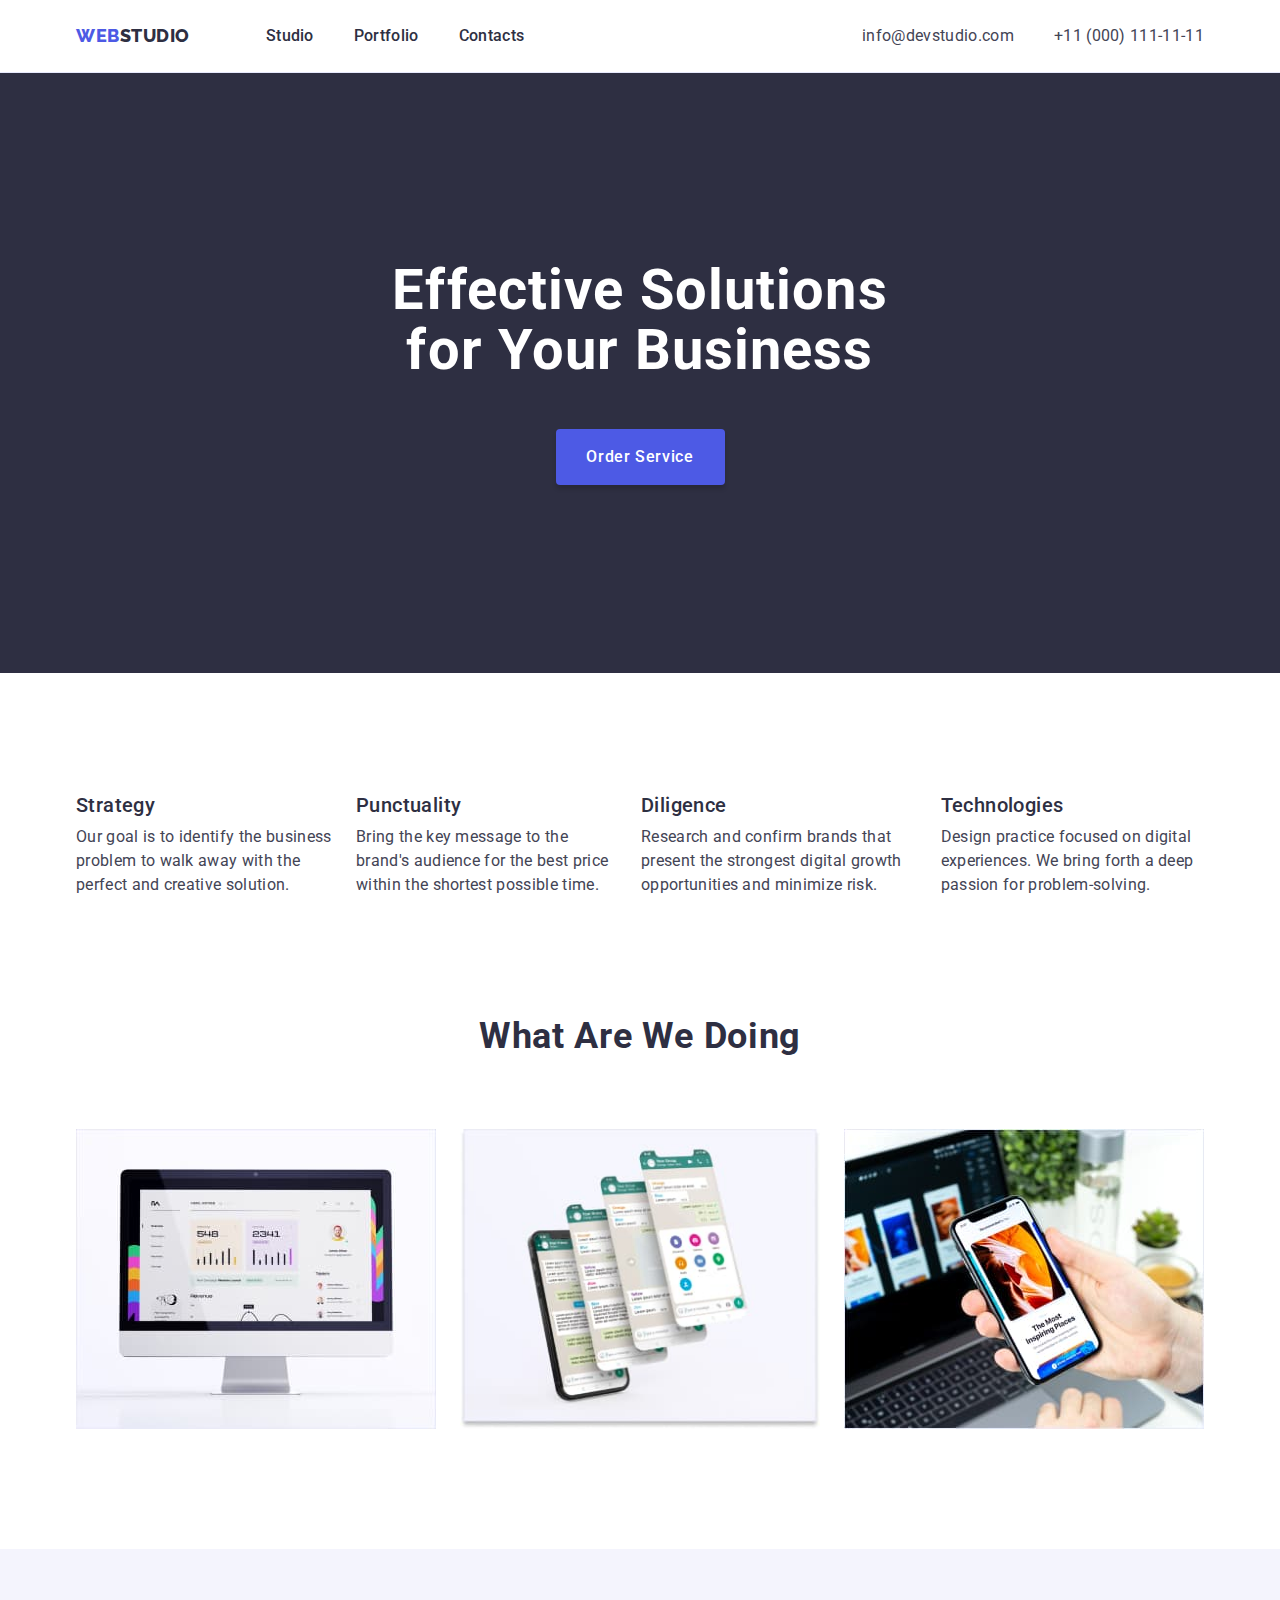
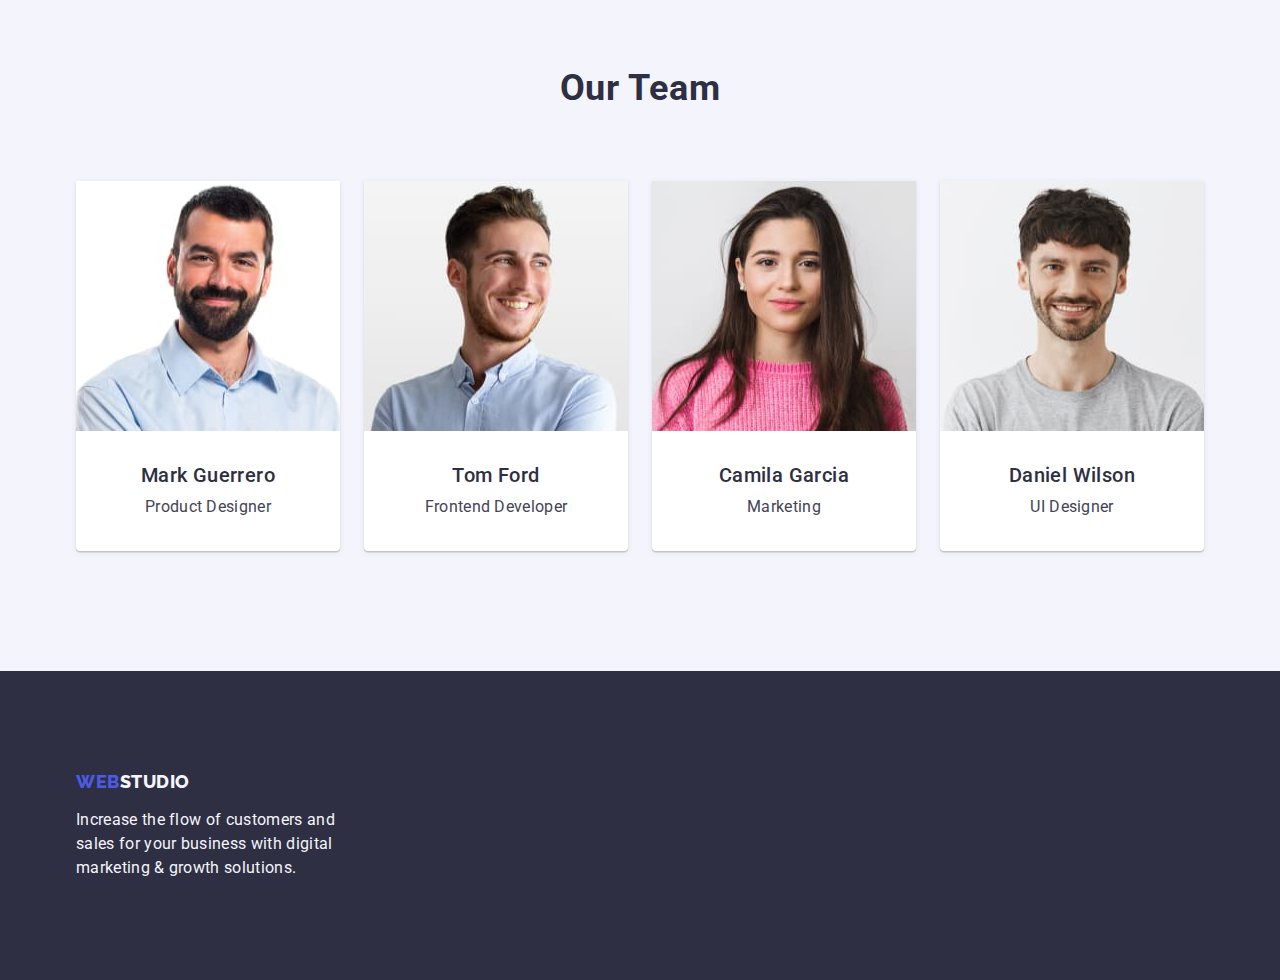
<file: index.html>
<!DOCTYPE html>
<html lang="en">
  <head>
    <meta charset="UTF-8" />
    <meta http-equiv="X-UA-Compatible" content="IE=edge" />
    <meta name="viewport" content="width=device-width, initial-scale=1.0" />
    <title>webstudio</title>
    <link
      rel="stylesheet"
      href="https://cdnjs.cloudflare.com/ajax/libs/modern-normalize/1.1.0/modern-normalize.min.css"
    />
    <link rel="stylesheet" href="./css/styles.css" />
    <link rel="preconnect" href="https://fonts.googleapis.com" />
    <link rel="preconnect" href="https://fonts.gstatic.com" crossorigin />
    <link
      href="https://fonts.googleapis.com/css2?family=Raleway:wght@800&family=Roboto:wght@400;500;700&display=swap"
      rel="stylesheet"
    />
  </head>
  <body>
    <header class="header-pages">
      <div class="navigation container">
        <nav class="page-navigation">
          <a class="logo link" href="./index.html"
            >Web<span class="accent-header">Studio</span></a
          >
          <ul class="menu list">
            <li class="menu-item">
              <a class="menu-item-link link" href="./index.html">Studio</a>
            </li>
            <li class="menu-item">
              <a class="menu-item-link link" href="./portfolio.html"
                >Portfolio</a
              >
            </li>
            <li class="menu-item">
              <a class="menu-item-link link" href="">Contacts</a>
            </li>
          </ul>
        </nav>

        <address class="contacts">
          <ul class="contacts-nav list">
            <li class="contacts-nav-item">
              <a
                class="contacts-item-link link"
                href="mailto:info@devstudio.com"
                >info@devstudio.com</a
              >
            </li>
            <li class="contacts-nav-item">
              <a class="contacts-item-link link" href="tel:+110001111111"
                >+11 (000) 111-11-11</a
              >
            </li>
          </ul>
        </address>
      </div>
    </header>
    <main>
      <!-- hero -->
      <section class="hero">
        <div class="container">
          <h1 class="hero-title">Effective Solutions for Your Business</h1>
          <button class="hero-btn" type="button">Order Service</button>
        </div>
      </section>
      <!-- section1 -->
      <section class="principies">
        <div class="container">
          <h2 class="principies-title" hidden>Ours Principies</h2>
          <ul class="principies-list list">
            <li class="principies-item">
              <h3 class="principies-item-title">Strategy</h3>
              <p class="principies-item-text">
                Our goal is to identify the business problem to walk away with
                the perfect and creative solution.
              </p>
            </li>
            <li class="principies-item">
              <h3 class="principies-item-title">Punctuality</h3>
              <p class="principies-item-text">
                Bring the key message to the brand's audience for the best price
                within the shortest possible time.
              </p>
            </li>
            <li class="principies-item">
              <h3 class="principies-item-title">Diligence</h3>
              <p class="principies-item-text">
                Research and confirm brands that present the strongest digital
                growth opportunities and minimize risk.
              </p>
            </li>
            <li class="principies-item">
              <h3 class="principies-item-title">Technologies</h3>
              <p class="principies-item-text">
                Design practice focused on digital experiences. We bring forth a
                deep passion for problem-solving.
              </p>
            </li>
          </ul>
        </div>
      </section>
      <!-- What are we doing -->
      <section class="wedoing">
        <div class="container">
          <h2 class="wedoing-title">What are we doing</h2>
          <ul class="wedoing-list list">
            <li class="wedoing-list-item">
              <img
                class="wedoing-scr"
                src="./images/img1.jpg"
                alt="sample application on monitor"
                width="360"
                height="300"
              />
            </li>
            <li class="wedoing-list-item">
              <img
                class="wedoing-scr"
                src="./images/img2.jpg"
                alt="sample application on tablet"
                width="360"
                height="300"
              />
            </li>
            <li class="wedoing-list-item">
              <img
                class="wedoing-scr"
                src="./images/img3.jpg"
                alt="sample application on phone"
                width="360"
                height="300"
              />
            </li>
          </ul>
        </div>
      </section>
      <!-- section-our-team -->
      <section class="team">
        <div class="container">
          <h2 class="team-title">Our Team</h2>
          <ul class="team-list list">
            <li class="team-list-item">
              <img
                class="workers-foto"
                src="./images/teamcard1.jpg"
                alt="photo-mark-guerrero-product-designer"
                width="264"
                height="250"
              />
              <div class="workers-container">
                <h3 class="team-list-item-title">Mark Guerrero</h3>
                <p class="team-list-item-text">Product Designer</p>
              </div>
            </li>
            <li class="team-list-item">
              <img
                class="workers-foto"
                src="./images/teamcard2.jpg"
                alt="photo-tom-ford-frontend-developer"
                width="264"
                height="250"
              />
              <div class="workers-container">
                <h3 class="team-list-item-title">Tom Ford</h3>
                <p class="team-list-item-text">Frontend Developer</p>
              </div>
            </li>
            <li class="team-list-item">
              <img
                class="workers-foto"
                src="./images/teamcard3.jpg"
                alt="photo-camila-garcia-marketing"
                width="264"
                height="250"
              />
              <div class="workers-container">
                <h3 class="team-list-item-title">Camila Garcia</h3>
                <p class="team-list-item-text">Marketing</p>
              </div>
            </li>
            <li class="team-list-item">
              <img
                class="workers-foto"
                src="./images/teamcard4.jpg"
                alt="photo-daniel-wilson-ui-designer"
                width="264"
                height="250"
              />
              <div class="workers-container">
                <h3 class="team-list-item-title">Daniel Wilson</h3>
                <p class="team-list-item-text">UI Designer</p>
              </div>
            </li>
          </ul>
        </div>
      </section>
    </main>
    <footer class="footer-pages">
      <div class="container">
        <a class="logo logo-footer link" href="./index.html"
          >Web<span class="accent-footer">Studio</span></a
        >
        <p class="footer-pages-text">
          Increase the flow of customers and sales for your business with
          digital marketing & growth solutions.
        </p>
      </div>
    </footer>
  </body>
</html>
</file>
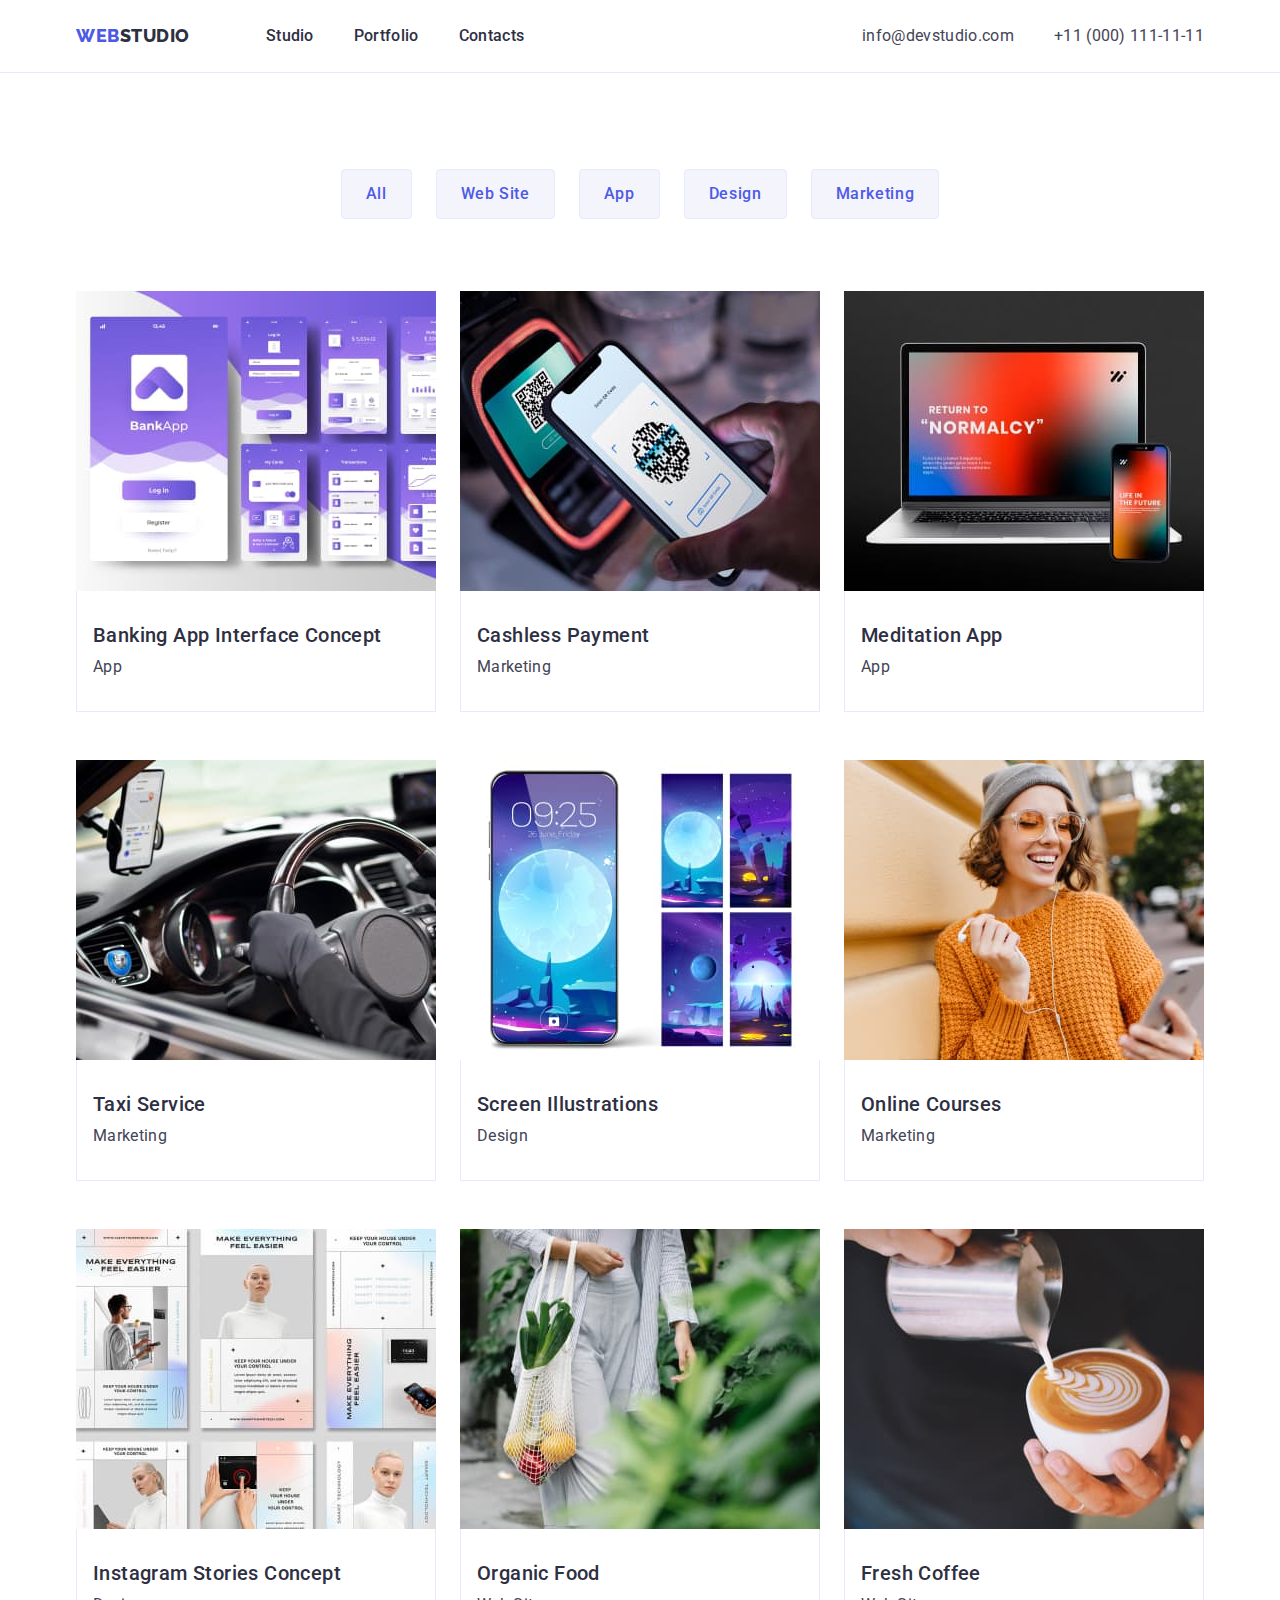
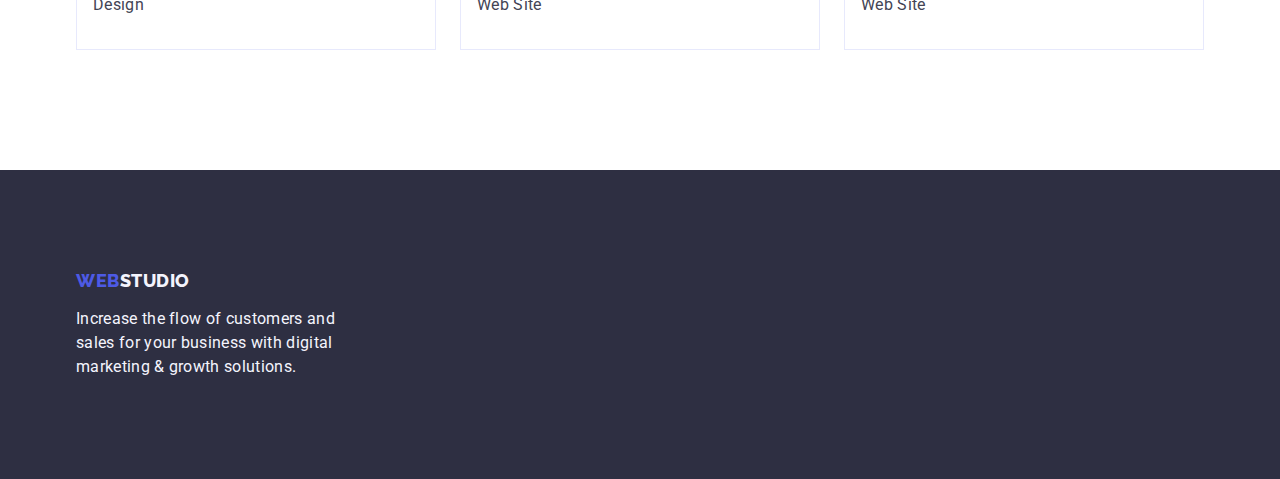
<file: portfolio.html>
<!DOCTYPE html>
<html lang="en">
  <head>
    <meta charset="UTF-8" />
    <meta http-equiv="X-UA-Compatible" content="IE=edge" />
    <meta name="viewport" content="width=device-width, initial-scale=1.0" />
    <title>webstudio</title>
    <link
      rel="stylesheet"
      href="https://cdnjs.cloudflare.com/ajax/libs/modern-normalize/1.1.0/modern-normalize.min.css"
    />
    <link rel="stylesheet" href="./css/styles.css" />
    <link rel="preconnect" href="https://fonts.googleapis.com" />
    <link rel="preconnect" href="https://fonts.gstatic.com" crossorigin />
    <link
      href="https://fonts.googleapis.com/css2?family=Raleway:wght@800&family=Roboto:wght@400;500;700&display=swap"
      rel="stylesheet"
    />
  </head>
  <body>
    <header class="header-pages">
      <div class="navigation container">
        <nav class="page-navigation">
          <a class="logo link" href="./index.html"
            >Web<span class="accent-header">Studio</span></a
          >
          <ul class="menu list">
            <li class="menu-item">
              <a class="menu-item-link link" href="./index.html">Studio</a>
            </li>
            <li class="menu-item">
              <a class="menu-item-link link" href="./portfolio.html"
                >Portfolio</a
              >
            </li>
            <li class="menu-item">
              <a class="menu-item-link link" href="">Contacts</a>
            </li>
          </ul>
        </nav>

        <address class="contacts">
          <ul class="contacts-nav list">
            <li class="contacts-nav-item">
              <a
                class="contacts-item-link link"
                href="mailto:info@devstudio.com"
                >info@devstudio.com</a
              >
            </li>
            <li class="contacts-nav-item">
              <a class="contacts-item-link link" href="tel:+110001111111"
                >+11 (000) 111-11-11</a
              >
            </li>
          </ul>
        </address>
      </div>
    </header>
    <!-- <header class="header-pages">
      <nav class="page-navigation">
        <a class="logo link" href="./index.html"
          >Web<span class="accent-header">Studio</span></a
        >
        <ul class="menu list">
          <li class="menu-item">
            <a class="menu-item-link link" href="./index.html">Studio</a>
          </li>
          <li class="menu-item">
            <a class="menu-item-link link" href="./portfolio.html">Portfolio</a>
          </li>
          <li class="menu-item">
            <a class="menu-item-link link" href="">Contacts</a>
          </li>
        </ul>
      </nav>

      <address class="contacts">
        <ul class="contacts-nav list">
          <li class="contacts-nav-item">
            <a class="contacts-item-link link" href="mailto:info@devstudio.com"
              >info@devstudio.com</a
            >
          </li>
          <li class="contacts-nav-item">
            <a class="contacts-item-link link" href="tel:+110001111111"
              >+11 (000) 111-11-11</a
            >
          </li>
        </ul>
      </address>
    </header> -->
    <main>
      <!-- filters -->
      <section class="applicationarea">
        <div class="container">
          <h1 hidden>filters</h1>
          <ul class="applicationarea-list list">
            <li class="applicationarea-item">
              <button class="applicationarea-btn" type="button">All</button>
            </li>
            <li class="applicationarea-item">
              <button class="applicationarea-btn" type="button">
                Web Site
              </button>
            </li>
            <li class="applicationarea-item">
              <button class="applicationarea-btn" type="button">App</button>
            </li>
            <li class="applicationarea-item">
              <button class="applicationarea-btn" type="button">Design</button>
            </li>
            <li class="applicationarea-item">
              <button class="applicationarea-btn" type="button">
                Marketing
              </button>
            </li>
          </ul>

          <!-- ours projects -->

          <ul class="project list">
            <li class="project-item-list">
              <a class="project-item-link link" href=""
                ><img
                  src="./images/row1project-card1.jpg"
                  alt="view Banking App Interface"
                  width="360"
                  height="300"
                />
                <div class="project-container">
                  <h2 class="project-item-list-title">
                    Banking App Interface Concept
                  </h2>
                  <p class="project-item-list-text">App</p>
                </div>
              </a>
            </li>
            <li class="project-item-list">
              <a class="project-item-link link" href="">
                <img
                  src="./images/row1project-card2.jpg"
                  alt="view moment Cashless Payment"
                  width="360"
                  height="300"
                />
                <div class="project-container">
                  <h2 class="project-item-list-title">Cashless Payment</h2>
                  <p class="project-item-list-text">Marketing</p>
                </div>
              </a>
            </li>
            <li class="project-item-list">
              <a class="project-item-link link" href="">
                <img
                  src="./images/row1project-card3.jpg"
                  alt="vievs application to laptop and mobilphone"
                  width="360"
                  height="300"
                />
                <div class="project-container">
                  <h2 class="project-item-list-title">Meditation App</h2>
                  <p class="project-item-list-text">App</p>
                </div>
              </a>
            </li>
            <li class="project-item-list">
              <a class="project-item-link link" href=""
                ><img
                  src="./images/row2project-card1.jpg"
                  alt="View use apps in the car"
                  width="360"
                  height="300"
                />
                <div class="project-container">
                  <h2 class="project-item-list-title">Taxi Service</h2>
                  <p class="project-item-list-text">Marketing</p>
                </div>
              </a>
            </li>
            <li class="project-item-list">
              <a class="project-item-link link" href=""
                ><img
                  src="./images/row2project-card2.jpg"
                  alt="View applicationof of themes on mobile"
                  width="360"
                  height="300"
                />
                <div class="project-container">
                  <h2 class="project-item-list-title">Screen Illustrations</h2>
                  <p class="project-item-list-text">Design</p>
                </div>
              </a>
            </li>
            <li class="project-item-list">
              <a class="project-item-link link" href=""
                ><img
                  src="./images/row2project-card3.jpg"
                  alt="student taking online courses"
                  width="360"
                  height="300"
                />
                <div class="project-container">
                  <h2 class="project-item-list-title">Online Courses</h2>
                  <p class="project-item-list-text">Marketing</p>
                </div>
              </a>
            </li>
            <li class="project-item-list">
              <a class="project-item-link link" href=""
                ><img
                  src="./images/row3project-card1.jpg"
                  alt="View Instagram Stories Concept"
                  width="360"
                  height="300"
                />
                <div class="project-container">
                  <h2 class="project-item-list-title">
                    Instagram Stories Concept
                  </h2>
                  <p class="project-item-list-text">Design</p>
                </div>
              </a>
            </li>
            <li class="project-item-list">
              <a class="project-item-link link" href=""
                ><img
                  src="./images/row3project-card2.jpg"
                  alt="woman with a bag of natural food"
                  width="360"
                  height="300"
                />
                <div class="project-container">
                  <h2 class="project-item-list-title">Organic Food</h2>
                  <p class="project-item-list-text">Web Site</p>
                </div>
              </a>
            </li>
            <li class="project-item-list">
              <a class="project-item-link link" href="">
                <img
                  src="./images/row3project-card3.jpg"
                  alt="appetizing aromatic coffee"
                  width="360"
                  height="300"
                />
                <div class="project-container">
                  <h2 class="project-item-list-title">Fresh Coffee</h2>
                  <p class="project-item-list-text">Web Site</p>
                </div>
              </a>
            </li>
          </ul>
        </div>
      </section>
    </main>
    <footer class="footer-pages">
      <div class="container">
        <a class="logo logo-footer link" href="./index.html"
          >Web<span class="accent-footer">Studio</span></a
        >
        <p class="footer-pages-text">
          Increase the flow of customers and sales for your business with
          digital marketing & growth solutions.
        </p>
      </div>
    </footer>
  </body>
</html>
</file>
<file: css/styles.css>
:root {
  --background-color: #ffffff;
  --menu-color: #2e2f42;
  --adres-color: #434455;
  --hero-background-color: #2e2f42;
  --title-color: #2e2f42;
  --text-color: #434455;
  --btn-portfolio-color: #4d5ae5;
  --btn-portfolio-border-color: #e7e9fc;
  --btn-portfolio-background-color: #f4f4fd;
  --portfolio-items-title-color: #2e2f42;
  --portfolio-items-text-color: #434455;
}

/* ======= Скидання стилів, які ідуть за замовчуванням від браузера ======= */

.list {
  list-style: none;
}

.link {
  text-decoration: none;
}

button {
  cursor: pointer;
}

h1,
h2,
h3,
h4,
p {
  margin-top: 0;
  margin-left: 0;
  margin-right: 0;
  margin-bottom: 0;
}

ul,
ol {
  margin-top: 0;
  margin-bottom: 0;
  padding-left: 0;
}

img {
  display: block;
}

.accent-header {
  color: #2e2f42;
}

.accent-footer {
  color: #f4f4fd;
}

body {
  font-family: "Roboto", sans-serif;
  color: #434455;
  background-color: var(--background-color);
}

/* ======= ======= ======= стилі хедера ======= ======= ======= */

/* ------ ----- ----  ставим єлементи хедера в рядок 
та вирівнюєм їх по горизонтальній вісі  ------ ----- ---- */
.navigation {
  display: flex;
  align-items: center;
}
.page-navigation {
  display: flex;
  align-items: center;
}
.menu {
  display: flex;
}
.contacts-nav {
  display: flex;
}

/* -------  робимо відступи в списку меню  ------- */

.menu .menu-item {
  margin-right: 40px;
}

.menu .menu-item:last-child {
  margin-right: 0px;
}

/* ------- робимо відступи в списку контактів  ------ */

.contacts-nav .contacts-nav-item:not(:last-child) {
  margin-right: 40px;
}

/* --------  притискаємо контакти до правої сторони -------- */

.contacts {
  margin-left: auto;
}

/* --------  задаємо ширину секціям контенту -------- */

.container {
  width: 1158px;
  /*display: flex; */
  margin-left: auto;
  margin-right: auto;
  padding-left: 15px;
  padding-right: 15px;
}

/* --------  задаємо рамку хедеру та її колір -------- */

.header-pages {
  border-bottom: 1px solid #e7e9fc;
}
/* --------  логотип -------- */
.logo {
  /* --------  робимо відступ між логотипом та навігацією -------- */
  margin-right: 76px;
  /* --------  розширюємо область логотипа -------- */
  padding-top: 24px;
  padding-bottom: 24px;
  /* --------  стилі логотипа -------- */
  font-family: "Raleway", sans-serif;
  font-weight: 800;
  font-size: 18px;
  line-height: 1.17;
  letter-spacing: 0.03em;
  text-transform: uppercase;
  color: #4d5ae5;
}

/* --------  стилі списків меню та контактів -------- */

.menu-item .menu-item-link {
  display: block;
  /* --------  розширюємо область пунктів меню -------- */
  padding-top: 24px;
  padding-bottom: 24px;
  /* --------  стилі пунктів меню -------- */
  font-weight: 500;
  font-size: 16px;
  line-height: 1.5;
  letter-spacing: 0.02em;
  color: var(--menu-color);
}
/* .menu-item-link {
  font-weight: 500;
  font-size: 16px;
  line-height: 1.5;
  letter-spacing: 0.02em;
  color: var(--menu-color);
} */
.menu .link:hover,
.menu .link:focus {
  color: #404bbf;
}
.contacts-item-link,
.contacts {
  /* --------  розширюємо область контактів -------- */
  padding-top: 24px;
  padding-bottom: 24px;
  /* --------  стилі пунктів контактів -------- */
  font-style: normal;
  font-weight: 400;
  font-size: 16px;
  line-height: 1.5;
  letter-spacing: 0.02em;
  color: var(--adres-color);
}
.contacts-item-link:hover,
.contacts-item-link:focus {
  color: #404bbf;
}

/* ====== ==== === стилі hero === ==== ===== */

.hero {
  /* -------- колір фона секції хіро------- */
  background-color: var(--hero-background-color);
  /* ------робимо відступи з гори та низу для секції хіро----- */
  padding-top: 188px;
  padding-bottom: 188px;
}

/* ------стилі заголовку хіро----- */

.hero-title {
  max-width: 496px;
  margin-left: auto;
  margin-right: auto;
  font-family: "Roboto", sans-serif;
  font-weight: 700;
  font-size: 56px;
  line-height: 1.07;
  text-align: center;
  letter-spacing: 0.02em;
  color: #ffffff;
}
/* ------ стилі кнопки хіро ----- */
.hero-btn {
  display: block;
  min-width: 169px;
  height: 56px;
  margin-top: 48px;
  border: none;
  margin-left: auto;
  margin-right: auto;
  background: #4d5ae5;
  box-shadow: 0px 4px 4px rgba(0, 0, 0, 0.15);
  border-radius: 4px;
  font-family: "Roboto", sans-serif;

  font-style: normal;
  font-weight: 500;
  font-size: 16px;
  line-height: 1.5;
  letter-spacing: 0.04em;
  color: #ffffff;
}
.hero-btn:hover,
.hero-btn:focus {
  background-color: #404bbf;
}

/* ====== ==== секція наші принципи ==== ====== */

/* ---- задаємо відступи з гори та низу секції --- */
.principies {
  padding-top: 120px;
  padding-bottom: 120px;
}

/* ------ виставляємо принципи в рядок -----*/
.principies-list {
  display: flex;
  /* ------ Робимо відступи між принципами -----*/
  gap: 24px;
}

/* -----  задаємо ширину блоків принципiв -----  */
.principies-item {
  width: calc((100%-3 * 24px) / 4);
}

/* ------ Задаемо стилі заголовкцв принципів ----- */
.principies-item-title {
  margin-bottom: 8px;
  font-family: "Roboto", sans-serif;
  font-style: normal;
  font-weight: 500;
  font-size: 20px;
  line-height: 1.2;
  letter-spacing: 0.02em;
  color: var(--title-color);
}
/* ------ Задаємо стилі тексту принципів ------ */
.principies-item-text {
  font-family: "Roboto", sans-serif;
  font-style: normal;
  font-weight: 400;
  font-size: 16px;
  line-height: 1.5;
  letter-spacing: 0.02em;
  color: var(--text-color);
}

/* ====== ==== === Секція ми робимо === ==== ====== */
/* ---- задаємо відступ з низу секції --- */
.wedoing {
  padding-bottom: 120px;
}
/* ------ Задаемо стилі заголовку секції ----- */
.wedoing-title {
  margin-bottom: 72px;
  font-family: "Roboto", sans-serif;
  font-style: normal;
  font-weight: 700;
  font-size: 36px;
  line-height: 1.11;
  text-align: center;
  letter-spacing: 0.02em;
  text-transform: capitalize;
  color: var(--title-color);
}
/*  ----- Робимо список флекс елементом
 та виставляємо його в рядок та робимо відступи між картинками   */
.wedoing-list {
  display: flex;
  gap: 24px;
}
/* Задаємо ширину малюнка */
.wedoing-list-item {
  flex-basis: calc((100% - 24 * 2px) / 3);
}

/* ====== ==== === Секція наша команда === ==== ====== */
/* --- ---- задаємо відступи з гори та низу внутрі секції
 та колір заднього фону --- */

.team {
  background-color: #f4f4fd;
  padding-top: 120px;
  padding-bottom: 120px;
}
/* ------ Задаемо стилі заголовку секції ----- */
.team-title {
  margin-bottom: 72px;
  font-family: "Roboto", sans-serif;
  font-style: normal;
  font-weight: 700;
  font-size: 36px;
  line-height: 1.11;
  text-align: center;
  letter-spacing: 0.02em;
  text-transform: capitalize;
  color: var(--title-color);
}

/*  ----- Робимо список флекс елементом
 та виставляємо його в рядок та робимо відступи між карточками співробітників  --- */
.team-list {
  display: flex;
  gap: 24px;
}

/*   -----  Задаємо ширину тіні та радіуси карточкам співробітників ----- */
.team-list-item {
  background-color: #ffffff;
  flex-basis: calc((100% - 3 * 24px) / 4);
  box-shadow: 0px 1px 6px rgba(46, 47, 66, 0.08),
    0px 1px 1px rgba(46, 47, 66, 0.16), 0px 2px 1px rgba(46, 47, 66, 0.08);
  border-radius: 0px 0px 4px 4px;
}
/* задаємо контейнеру співробітника відступи від його фото */
.workers-container {
  padding-top: 32px;
  padding-right: 16px;
  padding-bottom: 32px;
  padding-left: 16px;
}
/* Задаємо стилі ПІП (заголовку) карточки співробітника */
.team-list-item-title {
  margin-bottom: 8px;
  font-family: "Roboto", sans-serif;
  font-style: normal;
  font-weight: 500;
  font-size: 20px;
  line-height: 1.2;
  text-align: center;
  letter-spacing: 0.02em;
  color: var(--title-color);
}
/* задаємо стилі посаді співробітника */
.team-list-item-text {
  font-family: "Roboto", sans-serif;
  font-style: normal;
  font-weight: 400;
  font-size: 16px;
  line-height: 1.5;
  text-align: center;
  letter-spacing: 0.02em;
  color: #434455;
}

/* ====== ==== === Футер === ==== ====== */
/* --- ---- задаємо відступи з гори та низу внутрі секції
 та колір заднього фону --- */
.footer-pages {
  padding-top: 100px;
  padding-bottom: 100px;

  background-color: #2e2f42;
}
/* задаємо відступ від лщготипу до тексту */
.logo-footer {
  display: inline-block;
  margin-bottom: 16px;
}
/* прибираєм зайві падінги */
.logo.logo-footer {
  padding-top: 0;
  padding-bottom: 0;
}
/* задаємо ширину та стилі тексту футера */
.footer-pages-text {
  max-width: 264px;
  font-family: "Roboto", sans-serif;
  font-style: normal;
  font-weight: 400;
  font-size: 16px;
  line-height: 1.5;
  letter-spacing: 0.02em;
  color: #f4f4fd;
}

/* =============== сторінка портфоліо ============== */
/* --- ---- задаємо відступи з гори та низу внутрі секції --- */
.applicationarea {
  padding-top: 96px;
  padding-bottom: 120px;
}
/* ставимо кнопки по горизонталі, по центру, та задаємо проміжок  */
.applicationarea-list {
  display: flex;
  justify-content: center;
  gap: 24px;
  margin-bottom: 72px;
}
/* задаємо стилі кнопкам фільтру */
.applicationarea-btn {
  padding-top: 12px;
  padding-right: 24px;
  padding-bottom: 12px;
  padding-left: 24px;
  border: 1px solid var(--btn-portfolio-border-color);
  border-radius: 4px;
  background: var(--btn-portfolio-background-color);
  font-family: "Roboto", sans-serif;
  font-style: normal;
  font-weight: 500;
  font-size: 16px;
  line-height: 1.5;
  display: flex;
  align-items: center;
  text-align: center;
  letter-spacing: 0.04em;
  color: var(--btn-portfolio-color);
}
.applicationarea-btn:hover,
.applicationarea-btn:focus {
  background: #404bbf;
  box-shadow: 0px 3px 1px rgba(0, 0, 0, 0.1), 0px 2px 1px rgba(0, 0, 0, 0.08),
    0px 2px 2px rgba(0, 0, 0, 0.12);
  border-radius: 4px;
  border: 1px solid transparent;
  font-family: "Roboto", sans-serif;
  font-style: normal;
  font-weight: 500;
  font-size: 16px;
  line-height: 1.5;
  display: flex;
  align-items: center;
  text-align: center;
  letter-spacing: 0.04em;
  color: #ffffff;
}
/* ставимо проекти по горизонталі та робимо сітку 3х3 */
.project {
  display: flex;
  flex-wrap: wrap;
  row-gap: 48px;
  column-gap: 24px;
}
.project-container {
  padding-top: 32px;
  padding-right: 16px;
  padding-bottom: 32px;
  padding-left: 16px;
  border: 1px solid #e7e9fc;
  border-top: none;
}

.project-item-list {
  width: calc((100% - 48px) / 3);
}

.project-item-list-title {
  margin-bottom: 8px;
  font-family: "Roboto", sans-serif;
  font-style: normal;
  font-weight: 500;
  font-size: 20px;
  line-height: 1.2;
  letter-spacing: 0.02em;
  color: var(--portfolio-items-title-color);
}
.project-item-list-text {
  font-family: "Roboto", sans-serif;
  font-style: normal;
  font-weight: 400;
  font-size: 16px;
  line-height: 1.5;
  letter-spacing: 0.02em;
  color: var(--portfolio-items-text-color);
}
</file>
